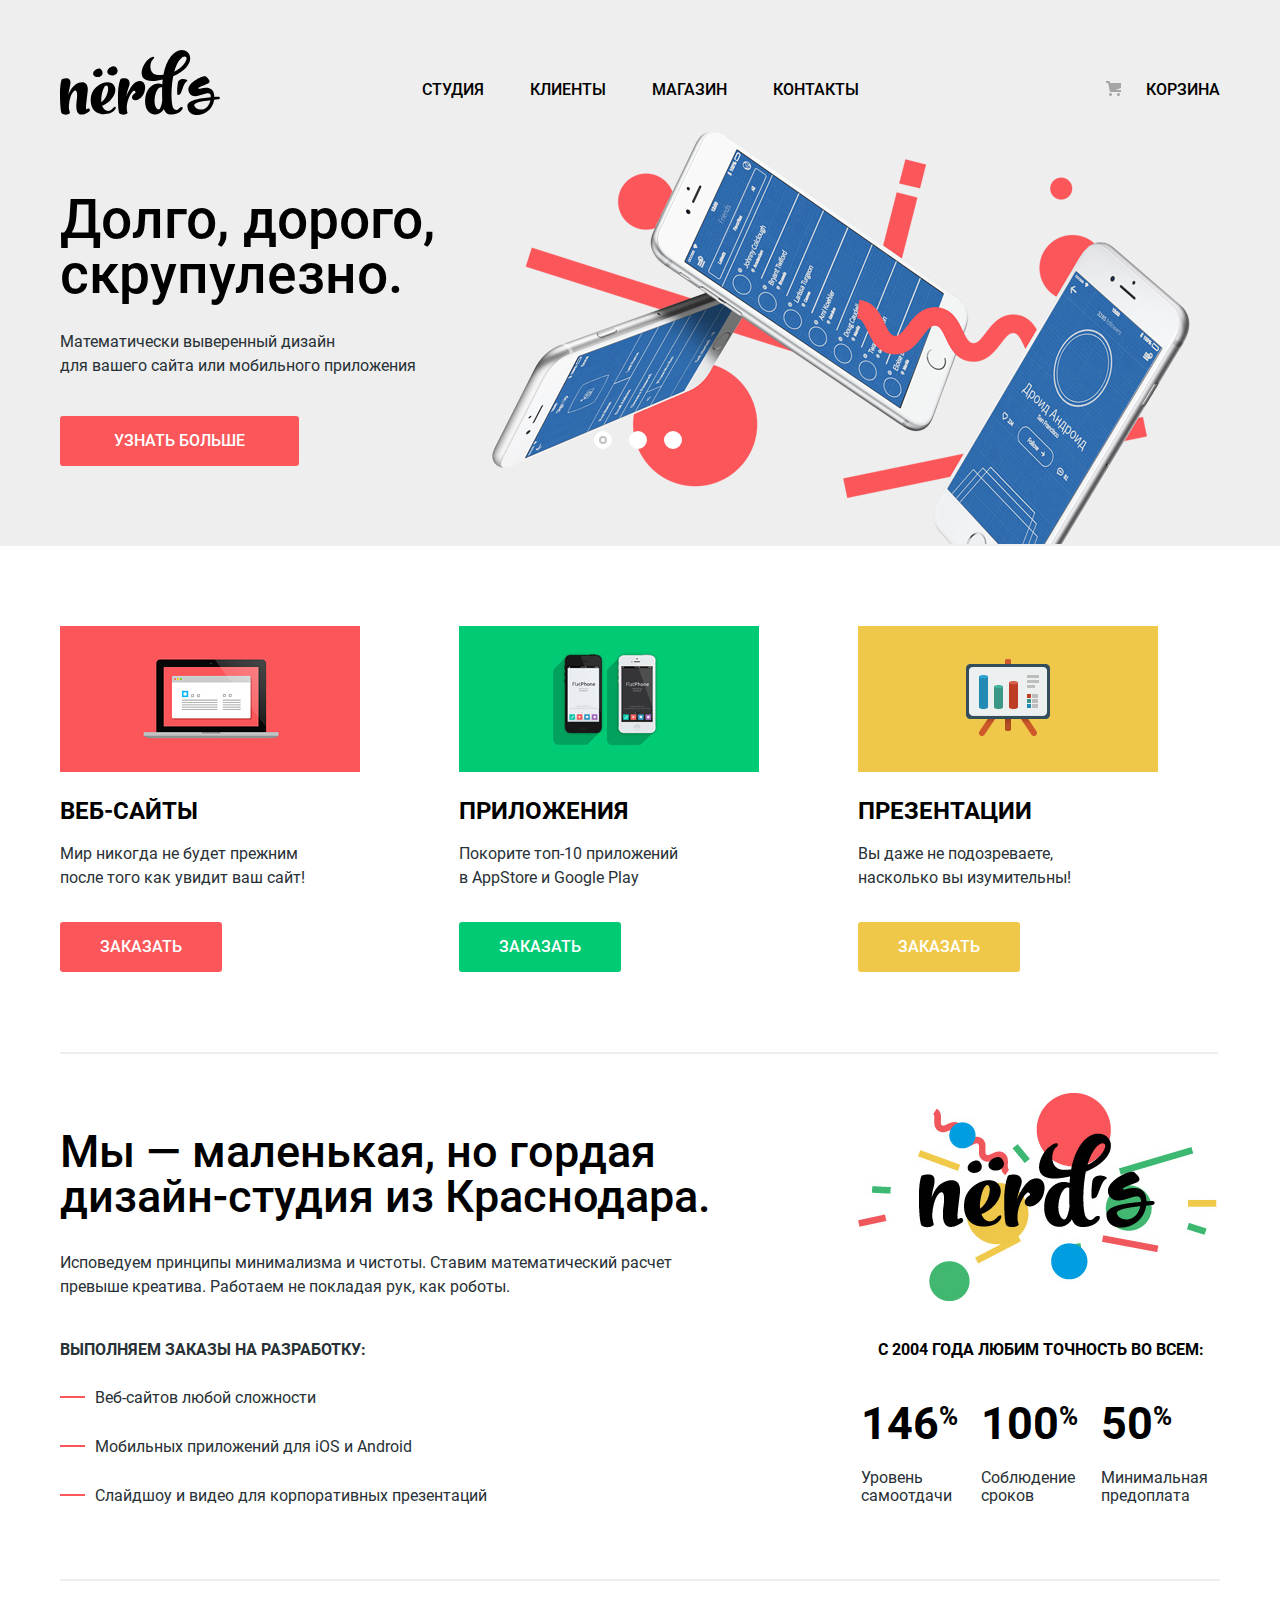
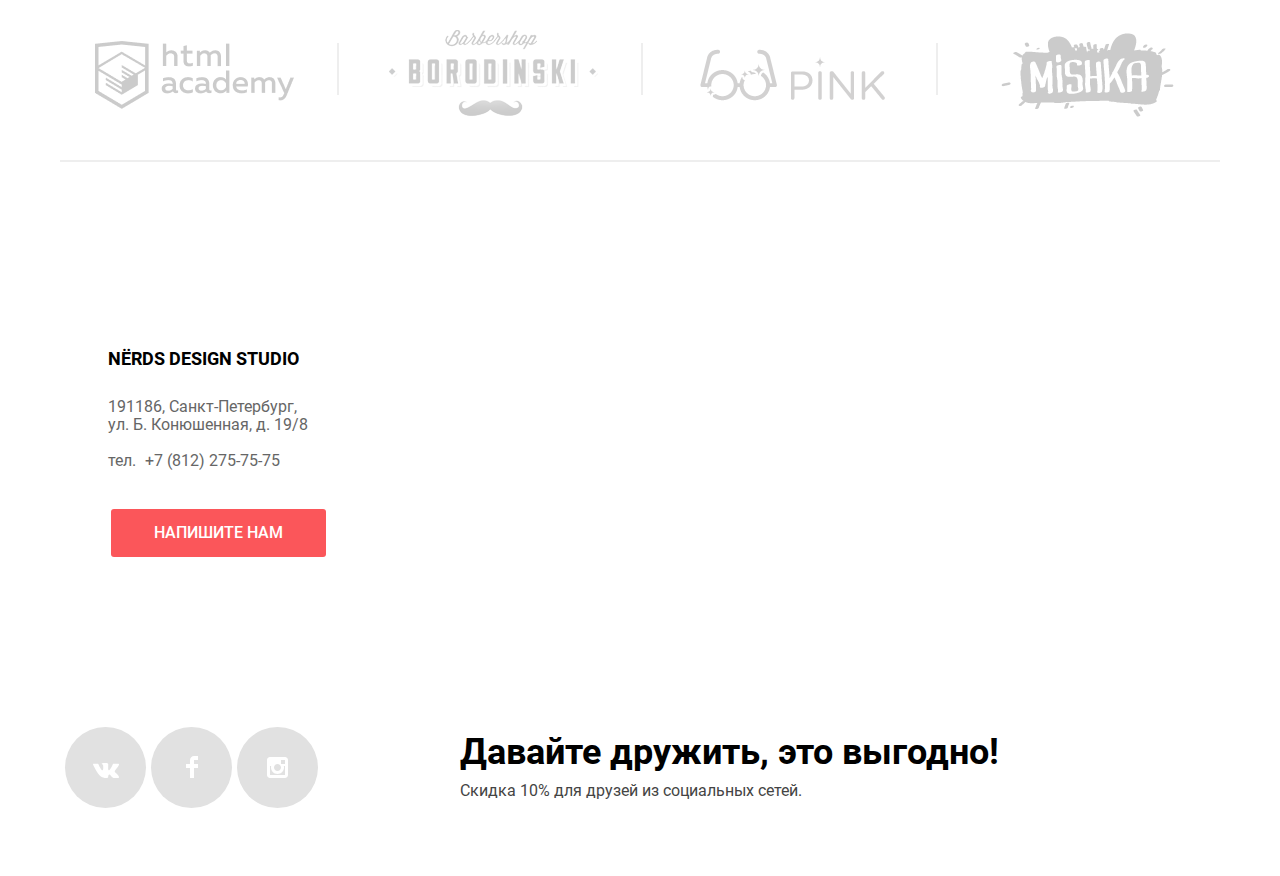
<file: index.html>
<!DOCTYPE html>
<html class="page" lang="ru">

<head>
  <meta charset="utf-8">
  <title>HTML Academy: Нёрдс</title>
  <link rel="stylesheet" href="css/normalize.css">
  <link rel="stylesheet" href="css/style.css">
</head>

<body class="page-body">
  <header class="main-header">
    <div class="main-navigation container">
      <div class="header-logo">
        <svg xmlns="http://www.w3.org/2000/svg" width="160" height="66" viewBox="0 0 160 66">
          <path fill-rule="evenodd" clip-rule="evenodd"
            d="M48.031 24.783C51.682 28.757 59.647 25.158 57.062 19.861C55.336 16.305 52.75 17.13 50.904 18.041C47.208 19.82 46.509 23.088 48.031 24.783ZM42.105 22.002C44.481 26.868 37.168 30.173 33.813 26.523C32.415 24.968 33.058 21.963 36.449 20.33C38.146 19.494 40.522 18.734 42.105 22.002ZM157.936 50.374C156.715 50.5332 155.442 50.6425 154.221 50.7474L154.179 50.751V50.807C151.764 68.171 127.991 71.038 127.4 57.406C127.131 51.239 138.993 49.456 150.798 48.318C151.007 42.9112 147.233 44.1234 142.648 45.5959C137.829 47.1437 132.115 48.979 129.19 43.717C124.171 34.692 143.822 25.779 145.918 27.615C152.271 33.1766 149.4 34.2063 144.727 35.8824L144.539 35.95C135.049 39.36 138.748 40.057 140.028 39.676C147.597 37.423 154.394 38.636 154.34 47.993C154.955 47.9419 155.557 47.9025 156.154 47.8634L156.154 47.8634C156.807 47.8207 157.452 47.7784 158.097 47.722C160.403 47.507 160.564 50.157 157.936 50.374ZM150.422 51.13C141.298 52.158 133.409 53.566 134.269 56.485C135.985 62.058 147.846 63.303 150.422 51.13ZM117.79 34.23C116.975 39.88 116.996 45.881 117.678 45.918C118.012 45.937 119.982 45.572 120.617 44.411C121.226 43.2934 121.794 41.7543 122.388 40.141L122.388 40.1409L122.388 40.1409L122.388 40.1408L122.388 40.1407L122.388 40.1406L122.388 40.1405C123.586 36.8907 124.895 33.3397 126.883 32.324C129.725 30.873 118.795 27.279 117.79 34.23ZM28.883 62.666C20.964 68.004 14.664 66.825 16.671 51.818C18.121 40.914 15.723 40.297 13.549 42.376C10.704 45.073 8.921 52.099 8.865 58.788C9.12323 60.3951 9.45828 61.9889 9.869 63.564C10.203 65.194 4.962 66.879 1.895 64.575C0.837 63.79 0 55.865 0 45.131C0 36.307 1.171 30.236 2.23 29.956C10.259 27.765 11.542 31.304 9.813 37.937C9.12537 40.5343 8.65871 43.1851 8.418 45.861C10.091 41.197 12.489 37.376 15.221 35.688C22.637 31.024 28.826 33.215 27.655 42.489C25.648 59.069 25.481 61.316 27.265 60.024C29.496 58.45 30.945 61.262 28.883 62.666ZM41.766 65.142C47.176 65.761 52.807 64.074 54.982 60.59C56.821 57.667 55.316 56.655 53.197 59.015C48.737 64.131 44.109 61.826 42.158 56.655L42.66 56.487C52.082 52.721 57.992 42.493 54.257 36.704C49.126 28.723 33.069 35.86 31.061 47.045C29.221 57.386 34.016 64.299 41.766 65.142ZM41.377 53.172C47.232 49.013 49.183 39.852 47.566 37.267C45.838 34.57 42.492 38.784 41.321 49.013C41.21 50.474 41.21 51.878 41.377 53.172ZM77.125 51.051C79.188 50.376 81.494 48.499 83.091 45.992C83.538 45.289 83.914 44.657 84.43 43.012C84.3675 43.2111 84.3915 43.1204 84.4509 42.8953C84.5588 42.4863 84.7839 41.6335 84.82 41.271C84.82 41.215 84.876 40.932 84.932 40.822C86.157 33.965 81.921 30.086 76.065 33.009C72.776 34.638 68.706 40.822 66.253 47.51C66.866 43.912 67.925 40.484 69.096 37.111C71.103 31.154 67.368 28.119 60.956 29.862C59.896 30.143 57.945 37.955 57.945 46.779C57.945 57.513 58.503 63.695 59.562 64.483C62.628 66.843 68.092 65.101 67.535 63.527C67.3189 62.9291 67.1554 62.3284 66.9926 61.7303L66.977 61.673C66.977 61.504 66.977 61.335 66.922 61.167C65.861 54.196 69.933 44.532 73.278 41.946C74.17 41.215 75.396 41.721 75.564 43.632C72.832 44.981 71.94 47.342 71.94 48.353C71.94 51.107 74.727 51.781 77.125 51.051Z" />
          <path fill-rule="evenodd" clip-rule="evenodd"
            d="M113.207 27.161C112.726 29.6539 112.354 32.1666 112.092 34.692C111.033 44.752 111.48 53.688 112.705 57.678C113.431 59.815 116.162 62.624 118.783 59.701C121.626 56.498 124.75 58.352 120.957 62.117C118.617 64.422 114.268 65.995 109.918 65.545C106.795 65.152 104.9 63.13 103.784 60.04C103.34 60.938 102.837 61.725 102.224 62.342C100.105 64.535 97.5389 65.772 94.2499 65.434C87.6129 64.704 83.7119 57.511 85.5509 47.281C87.5029 36.49 96.87 32.556 102.279 35.424C102.391 34.075 102.502 32.725 102.614 31.32C102.641 31.1795 102.655 31.039 102.669 30.8985C102.683 30.758 102.696 30.6175 102.724 30.477C101.079 30.8387 99.424 31.1575 97.7619 31.433C73.7869 35.423 82.0399 15.864 87.8939 10.75C94.53 5.017 95.2539 8.895 93.1909 10.188C89.5109 12.548 87.8939 26.093 98.4319 26.093C100.161 26.093 101.778 25.981 103.394 25.812C106.685 7.49 116.665 -1.391 124.75 1.532C133.726 4.792 132.779 19.067 113.207 27.161ZM102.279 51.554C102.055 48.012 102.055 44.022 102.112 39.918C102.112 39.6576 102.127 39.3974 102.141 39.1449C102.155 38.9068 102.168 38.6754 102.168 38.457C98.8219 36.939 95.5329 42.11 94.6949 49.249C93.7489 57.622 97.483 62.062 99.6029 60.04C101.22 58.409 102.056 53.237 102.279 51.554ZM126.365 8.389C124.581 5.747 118.058 8.951 114.267 22.721C123.802 18.167 127.593 10.299 126.365 8.389Z" />
        </svg>
      </div>
      <ul class="site-navigation">
        <li><a href="">Студия</a></li>
        <li><a href="">Клиенты</a></li>
        <li><a href="catalog.html">Магазин</a></li>
        <li><a href="">Контакты</a></li>
      </ul>
      <div class="basket">
        <a href="blank.html">Корзина</a>
      </div>
    </div>
  </header>
  <main>
    <div class="about-us">
      <div class="container">
        <h1 class="vissualy-hidden">Интернет магазин "Nerds"</h1>
        <section class="slider">
          <ul class="slider-list">
            <li class="slider-item slide slide-current">
              <div class="preview">
                <p class="loud-phrase">Долго, дорого, скрупулезно.
                </p>
                <p>Математически выверенный дизайн<br> для вашего сайта или мобильного приложения</p>
                <a class="button book" href="">узнать больше</a>
              </div>
              <div class="slider-pic">
                <img src="img/nerds-index-slide1.png" width="760" height="431" alt="слайд с телефонами">
              </div>
            </li>
            <li class="slider-item slide">
              <div class="preview">
                <p class="loud-phrase">Любим математику как никто другой.</p>
                <p>Никакого креатива, только математические формулы<br> для расчета идеальных пропорций
                </p>
                <a class="button book" href="">узнать больше</a>
              </div>
              <div class="slider-pic">
                <img src="img/nerds-index-slide2.png" width="760" height="431" alt="слайд с мониторами">
              </div>
            </li>
            <li class="slider-item slide">
              <div class="preview">
                <p class="loud-phrase">Только ночь,<br> только хардкор.</p>
                <p>Работать днем, как все? Мы против этого.<br> Ближе к полуночи работа только
                  начинается.</p>
                <a class="button book" href="">узнать больше</a>
              </div>
              <div class="slider-pic">
                <img src="img/nerds-index-slide3.png" width="760" height="431" alt="слайд с телефоном и монитором">
              </div>
            </li>
          </ul>
          <div class="slider-controls">
            <button class="current" type="button" aria-label="Первый слайд"></button>
            <button type="button" aria-label="Второй слайд"></button>
            <button type="button" aria-label="Третий слайд"></button>
          </div>
        </section>
      </div>
    </div>
    <section class="services container">
      <h2>Услуги</h2>
      <ul class="services-list">
        <li class="services-item1">
          <img src="img/illustration-1.png" width="300" height="146" alt="веб-сайт">
          <h3>веб-сайты</h3>
          <p>Мир никогда не будет прежним<br> после того как увидит ваш сайт!</p>
          <a class="red button" href="">заказать</a>
        </li>
        <li class="services-item2">
          <img src="img/illustration-2.png" width="300" height="146" alt="приложения">
          <h3>приложения</h3>
          <p>Покорите топ-10 приложений<br> в AppStore и Google Play</p>
          <a class="green button" href="">заказать</a>
        </li>
        <li class="services-item3">
          <img src="img/illustration-3.png" width="300" height="146" alt="презентация">
          <h3>презентации</h3>
          <p>Вы даже не подозреваете,<br> насколько вы изумительны!</p>
          <a class="yellow button" href="">заказать</a>
        </li>
      </ul>
    </section>
    <section class="about container">
      <h2 class="vissualy-hidden">О нас</h2>
      <div class="about-part1">
        <p class="second-loud-phrase">Мы — маленькая, но гордая<br> дизайн-студия из Краснодара.</p>
        <p>Исповедуем принципы минимализма и чистоты. Ставим математический расчет<br> превыше креатива.
          Работаем не покладая рук, как роботы.</p>
        <p class="list">Выполняем заказы на разработку:</p>
        <ul class="about-list">
          <li class="about-item">Веб-сайтов любой сложности</li>
          <li class="about-item">Мобильных приложений для iOS и Android</li>
          <li class="about-item">Слайдшоу и видео для корпоративных презентаций</li>
        </ul>
      </div>
      <div class="about-part2">
        <img class="bright-logo" src="img/nerds-illustration.png" width="360" height="208" alt="яркий логотип">
        <p class="second-list">с 2004 года Любим точность во всем:</p>
        <ul class="about-list2">
          <li class="about-item2">
            <p class="number">146<span class="percent">%</span></p>
            <p>Уровень<br> самоотдачи
            </p>
          </li>
          <li class="about-item2">
            <p class="number">100<span class="percent">%</span></p>
            <p>Соблюдение<br> сроков
            </p>
          </li>
          <li class="about-item2">
            <p class="number">50<span class="percent">%</span></p>
            <p>Минимальная<br> предоплата
            </p>
          </li>
        </ul>
      </div>
    </section>
    <section class="container">
      <div class="companies">
        <h2 class="vissualy-hidden">Наши клиенты</h2>
        <ul class="companies-logo">
          <li class="companies-item">
            <a href="https://htmlacademy.ru/intensive/htmlcss"><img src="img/logo-1.png" width="199" height="68"
                alt="лого HTML академии"></a>
          </li>
          <li class="companies-item"><a href="#"><img src="img/logo-2.png" width="209" height="90"
                alt="лого барбершоп Бородинский"></a>
          </li>
          <li class="companies-item"><a href="#"><img src="img/logo-3.png" width="185" height="52" alt="лого Пинк"></a>
          </li>
          <li class="companies-item"><a href="#"><img src="img/logo-4.png" width="173" height="84" alt="лого Мишка"></a>
          </li>
        </ul>
      </div>
    </section>
  </main>
  <footer class="main-footer">
    <!-- <img class="map" src="img/map 1.jpg" width="1440" height="416" alt="карта"> -->
    <iframe
      src="https://www.google.com/maps/embed?pb=!1m18!1m12!1m3!1d2334.354390978542!2d37.59931151576434!3d54.19150888016482!2m3!1f0!2f0!3f0!3m2!1i1024!2i768!4f13.1!3m3!1m2!1s0x41344079a425caf7%3A0x39c7983d3425c2ad!2sUlitsa%20Leyteyzena%2C%2018%2C%20Tula%2C%20Tulskaya%20oblast&#39;%2C%20300035!5e0!3m2!1sen!2sru!4v1603009249058!5m2!1sen!2sru"
      height="416" style="border:0;" allowfullscreen="" aria-hidden="false" tabindex="0"></iframe>
    <section class="contacts">
      <h2>Контактная информация</h2>
      <h3>NЁRDS DESIGN STUDIO</h3>
      <p>191186, Санкт-Петербург,<br> ул. Б. Конюшенная, д. 19/8<br><br> тел.
        <a class="contacts-phone" href="tel:+78122757575">+7 (812) 275-75-75</a>
      </p>
      <a class="button write-us" href="">напишите нам</a>
    </section>
    <section class="footer-social container">
      <div class="footer-content">
        <ul class="social-list">
          <li>
            <a href="#"><svg xmlns="http://www.w3.org/2000/svg" width="26" height="15" viewBox="0 0 26 15" fill="white">
                <path
                  d="M16.138 11.51C17.094 11.201 18.318 13.55 19.621 14.449C20.599 15.13 21.348 14.983 21.348 14.983L24.821 14.933C24.821 14.933 26.636 14.821 25.778 13.379C25.707 13.259 25.275 12.31 23.193 10.357C21.016 8.31404 21.311 8.64504 23.932 5.11304C25.529 2.96004 26.168 1.64504 25.968 1.08504C25.776 0.546037 24.603 0.686037 24.603 0.686037L20.69 0.713037C20.309 0.714037 19.986 0.832037 19.839 1.22804C19.836 1.23204 19.218 2.89404 18.394 4.30704C16.653 7.29604 15.958 7.45504 15.67 7.26804C15.009 6.83504 15.176 5.53104 15.176 4.60404C15.176 1.70704 15.608 0.499037 14.33 0.187037C13.903 0.0830374 13.591 0.0150374 12.502 0.00503741C11.11 -0.0159626 9.92797 0.00503743 9.25797 0.334037C8.81297 0.557037 8.47197 1.04604 8.67897 1.07404C8.93897 1.10904 9.52197 1.23404 9.83397 1.66004C10.235 2.21204 10.223 3.44904 10.223 3.44904C10.223 3.44904 10.452 6.86004 9.68297 7.28304C9.15497 7.57304 8.43297 6.98104 6.87997 4.26704C6.08697 2.87904 5.48797 1.34504 5.48797 1.34504C5.48797 1.34504 5.37197 1.06004 5.16197 0.904037C4.91197 0.719037 4.56197 0.660037 4.56197 0.660037L0.84797 0.684037C0.84797 0.684037 0.28997 0.700037 0.0849697 0.946037C-0.0970303 1.16404 0.0699697 1.61404 0.0699697 1.61404C0.0699697 1.61404 2.97897 8.49504 6.27297 11.961C9.29297 15.143 12.725 14.932 12.725 14.932H14.28C14.28 14.932 14.749 14.878 14.989 14.62C15.213 14.38 15.203 13.929 15.203 13.929C15.203 13.929 15.172 11.82 16.138 11.51Z" />
              </svg></a>
          </li>
          <li>
            <a href="#"><svg xmlns="http://www.w3.org/2000/svg" width="12" height="22" viewBox="0 0 12 22" fill="white">
                <path d="M12 4V0H8C5.79086 0 4 1.79086 4 4V8H0V12H4V22H8V12H12V8H8V4H12Z" />
              </svg></a>
          </li>
          <li>
            <a href="#"><svg xmlns="http://www.w3.org/2000/svg" width="21" height="21" viewBox="0 0 21 21" fill="white">
                <path fill-rule="evenodd" clip-rule="evenodd"
                  d="M3 0H18C19.65 0 21 1.35 21 3V18C21 19.65 19.65 21 18 21H3C1.35 21 0 19.65 0 18V3C0 1.35 1.35 0 3 0ZM14 10.5C14 8.57 12.43 7 10.5 7C8.57 7 7 8.57 7 10.5C7 12.43 8.57 14 10.5 14C12.43 14 14 12.43 14 10.5ZM3 18V9H4.181C4.0626 9.49127 4.00186 9.99467 4 10.5C4 14.0899 6.91015 17 10.5 17C14.0899 17 17 14.0899 17 10.5C16.9986 9.99464 16.9379 9.49118 16.819 9H18V18H3ZM14 7H18V3H14V7Z" />
              </svg></a>
          </li>
        </ul>
        <div class="bottom-footer">
          <p class="first-p">Давайте дружить, это выгодно!</p>
          <p class="second-p">Скидка 10% для друзей из социальных сетей.</p>
        </div>
      </div>
    </section>
  </footer>
  <section class="modal vissualy-hidden">
    <h2>Напишите нам</h2>
    <form action="https://echo.htmlacademy.ru" method="post">
      <div class="modal-wrapper">
        <p class="send-name">
          <label for="send-name">Ваше имя:</label>
          <input id="send-name" type="text" name="send-name" value="Имя Фамилия">
        </p>
        <p class="send-email">
          <label for="send-email">Ваше email:</label>
          <input id="send-email" type="text" name="send-email" value="email@example.com">
        </p>
      </div>
      <p class="send-text">
        <label for="send-text">Текст письма:</label>
        <input id="send-text" type="text" name="send-text" value="В свободной форме">
      </p>
      <button type="submit" class="button send-form-button">Отправить</button>
    </form>
    <button class="modal-close" type="button" aria-label="Закрыть"></button>
  </section>
</body>

</html>
</file>
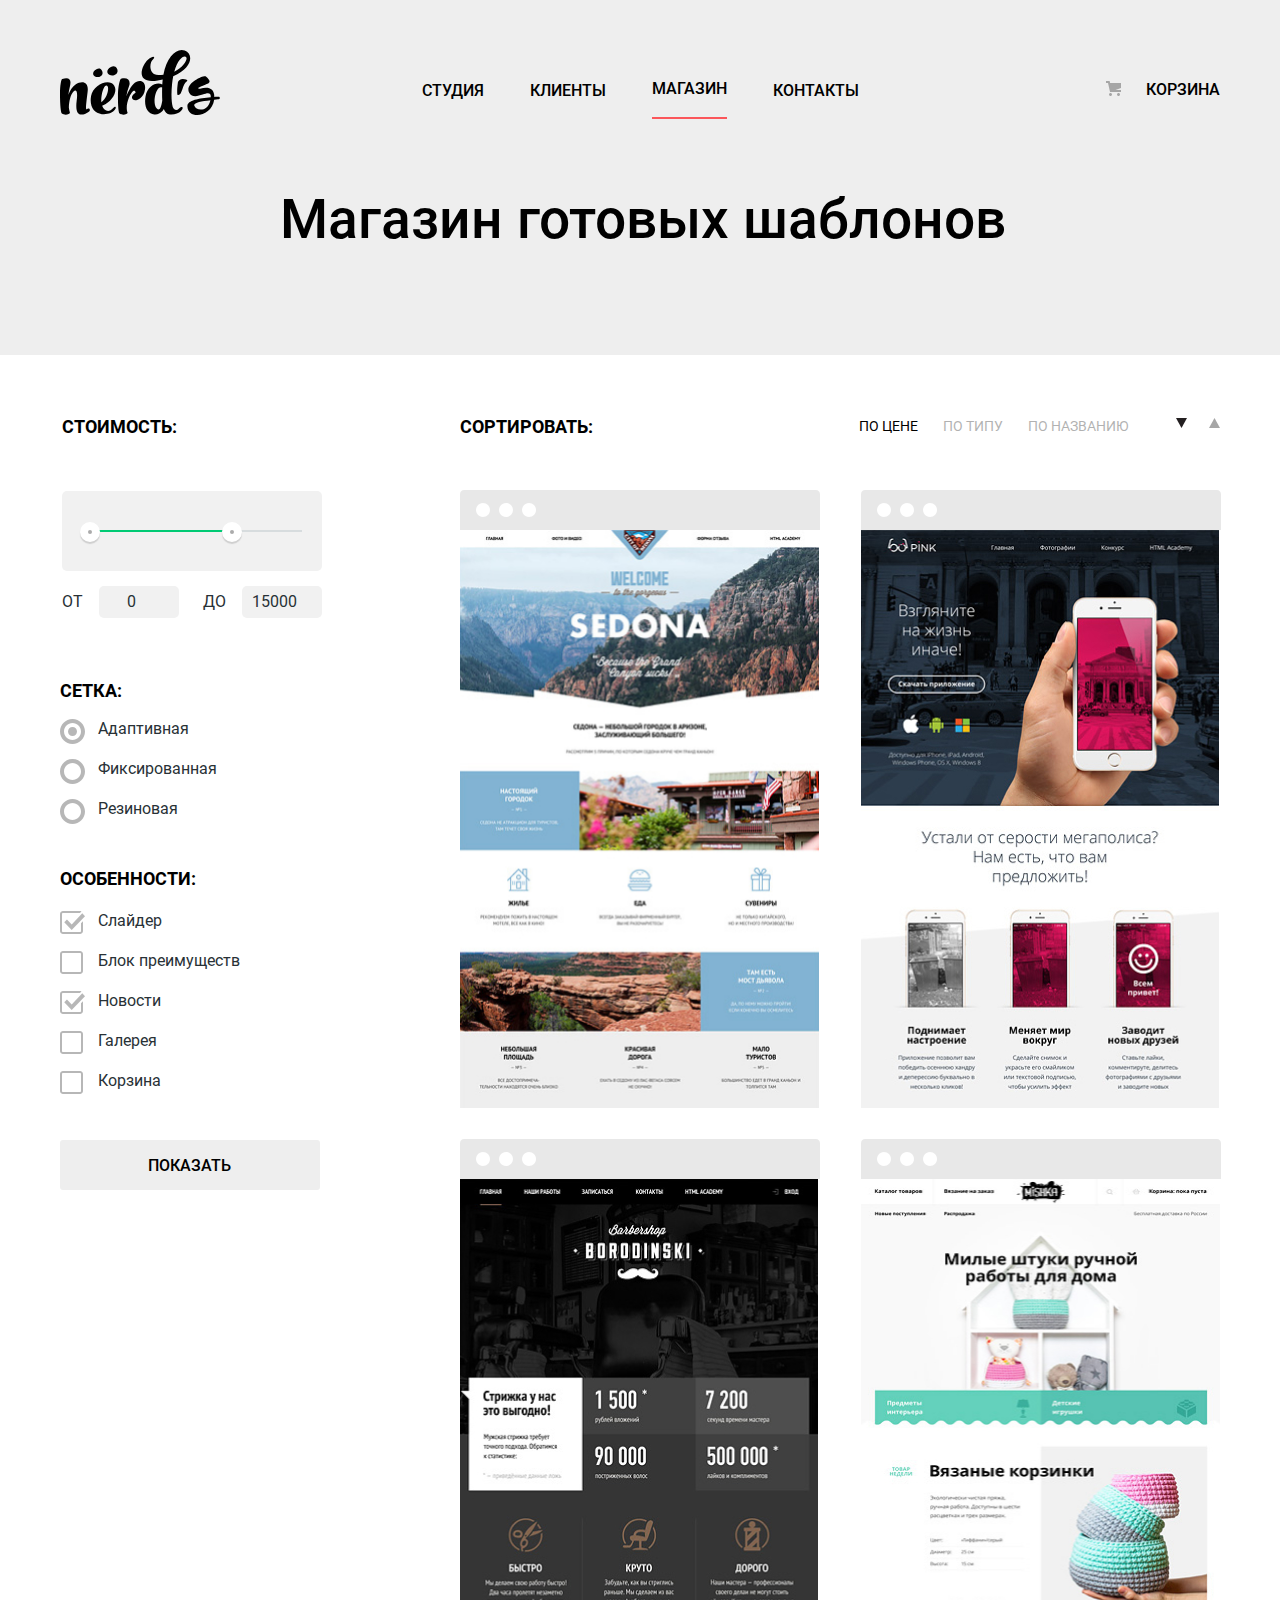
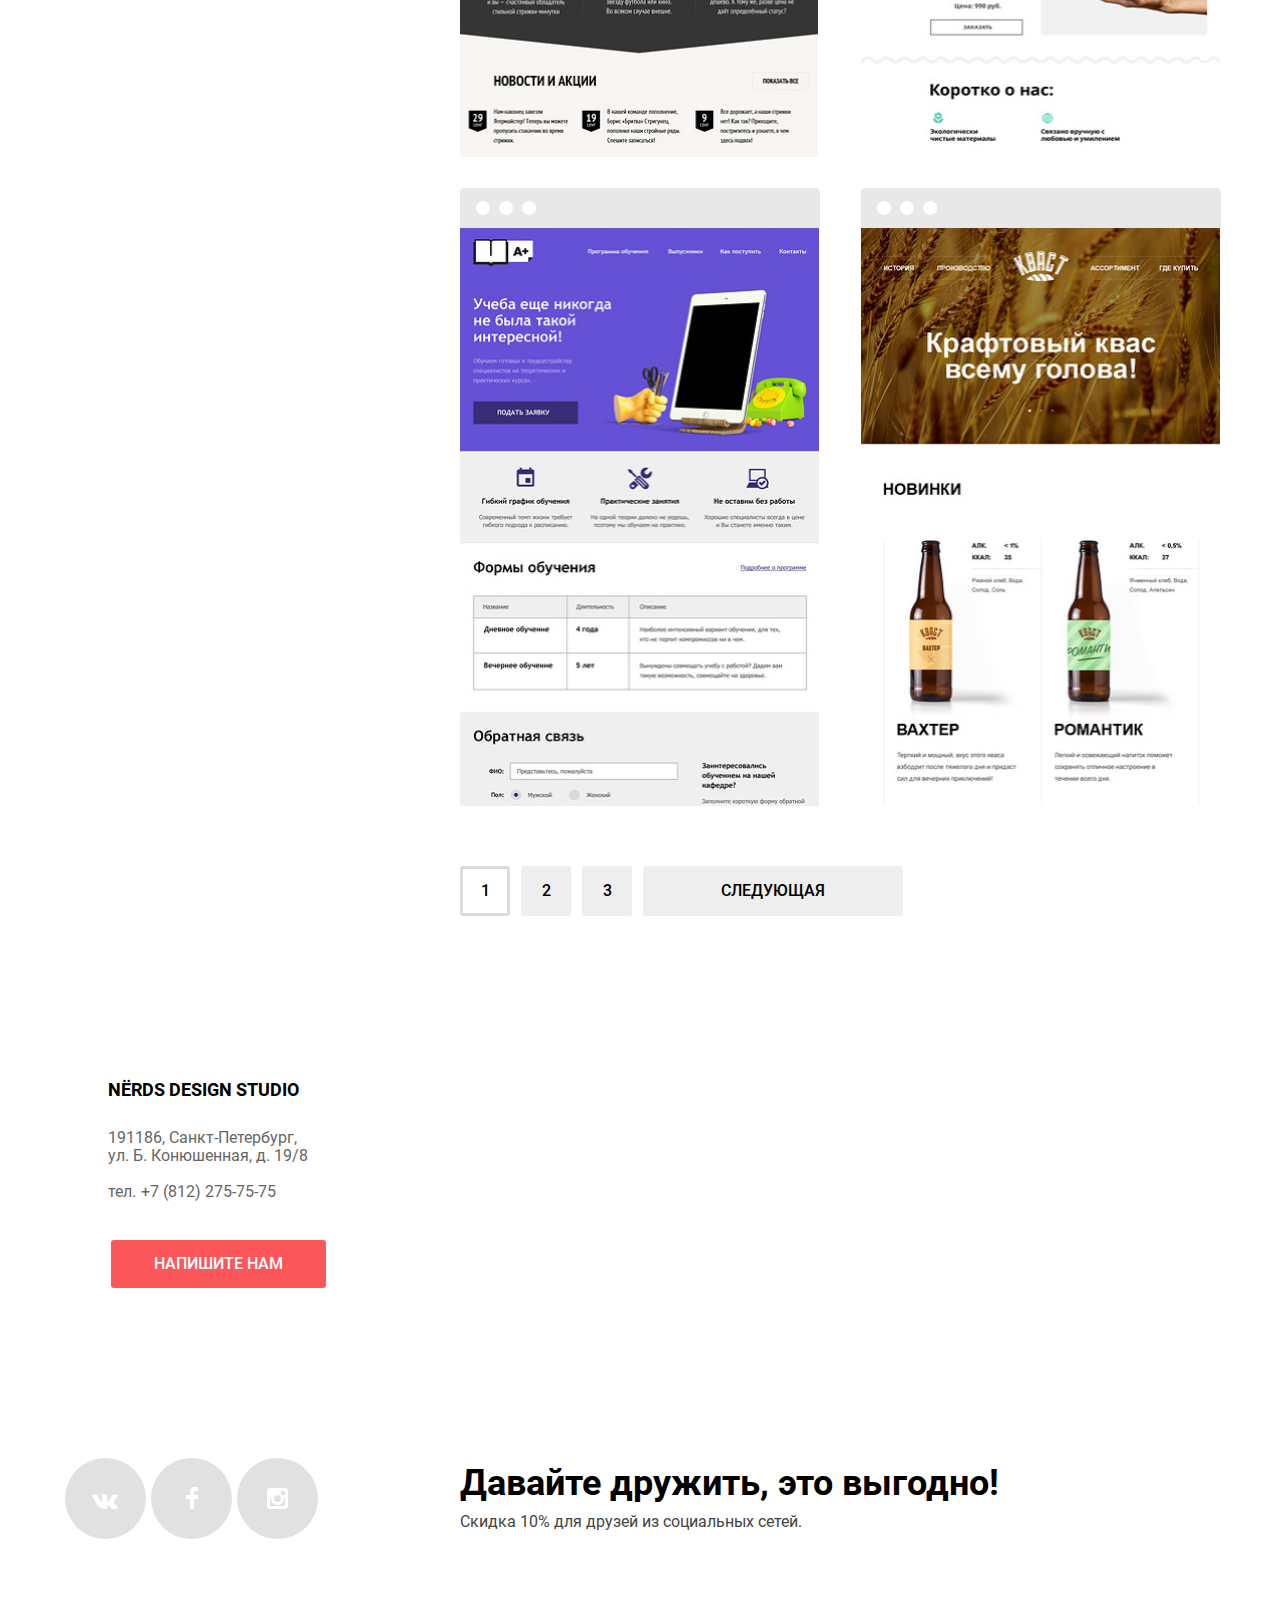
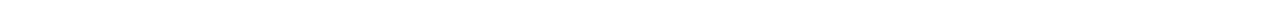
<file: catalog.html>
<!DOCTYPE html>
<html lang="ru">

<head>
	<meta charset="utf-8">
	<title>HTML Academy: Нёрдс</title>
	<link rel="stylesheet" href="css/normalize.css">
	<link rel="stylesheet" href="css/style.css">
</head>

<body class="page-body">
	<header class="main-header">
		<div class="main-navigation container">
			<div class="header-logo">
				<a href="index.html">
					<svg xmlns="http://www.w3.org/2000/svg" width="160" height="66" viewBox="0 0 160 66">
						<path fill-rule="evenodd" clip-rule="evenodd"
							d="M48.031 24.783C51.682 28.757 59.647 25.158 57.062 19.861C55.336 16.305 52.75 17.13 50.904 18.041C47.208 19.82 46.509 23.088 48.031 24.783ZM42.105 22.002C44.481 26.868 37.168 30.173 33.813 26.523C32.415 24.968 33.058 21.963 36.449 20.33C38.146 19.494 40.522 18.734 42.105 22.002ZM157.936 50.374C156.715 50.5332 155.442 50.6425 154.221 50.7474L154.179 50.751V50.807C151.764 68.171 127.991 71.038 127.4 57.406C127.131 51.239 138.993 49.456 150.798 48.318C151.007 42.9112 147.233 44.1234 142.648 45.5959C137.829 47.1437 132.115 48.979 129.19 43.717C124.171 34.692 143.822 25.779 145.918 27.615C152.271 33.1766 149.4 34.2063 144.727 35.8824L144.539 35.95C135.049 39.36 138.748 40.057 140.028 39.676C147.597 37.423 154.394 38.636 154.34 47.993C154.955 47.9419 155.557 47.9025 156.154 47.8634L156.154 47.8634C156.807 47.8207 157.452 47.7784 158.097 47.722C160.403 47.507 160.564 50.157 157.936 50.374ZM150.422 51.13C141.298 52.158 133.409 53.566 134.269 56.485C135.985 62.058 147.846 63.303 150.422 51.13ZM117.79 34.23C116.975 39.88 116.996 45.881 117.678 45.918C118.012 45.937 119.982 45.572 120.617 44.411C121.226 43.2934 121.794 41.7543 122.388 40.141L122.388 40.1409L122.388 40.1409L122.388 40.1408L122.388 40.1407L122.388 40.1406L122.388 40.1405C123.586 36.8907 124.895 33.3397 126.883 32.324C129.725 30.873 118.795 27.279 117.79 34.23ZM28.883 62.666C20.964 68.004 14.664 66.825 16.671 51.818C18.121 40.914 15.723 40.297 13.549 42.376C10.704 45.073 8.921 52.099 8.865 58.788C9.12323 60.3951 9.45828 61.9889 9.869 63.564C10.203 65.194 4.962 66.879 1.895 64.575C0.837 63.79 0 55.865 0 45.131C0 36.307 1.171 30.236 2.23 29.956C10.259 27.765 11.542 31.304 9.813 37.937C9.12537 40.5343 8.65871 43.1851 8.418 45.861C10.091 41.197 12.489 37.376 15.221 35.688C22.637 31.024 28.826 33.215 27.655 42.489C25.648 59.069 25.481 61.316 27.265 60.024C29.496 58.45 30.945 61.262 28.883 62.666ZM41.766 65.142C47.176 65.761 52.807 64.074 54.982 60.59C56.821 57.667 55.316 56.655 53.197 59.015C48.737 64.131 44.109 61.826 42.158 56.655L42.66 56.487C52.082 52.721 57.992 42.493 54.257 36.704C49.126 28.723 33.069 35.86 31.061 47.045C29.221 57.386 34.016 64.299 41.766 65.142ZM41.377 53.172C47.232 49.013 49.183 39.852 47.566 37.267C45.838 34.57 42.492 38.784 41.321 49.013C41.21 50.474 41.21 51.878 41.377 53.172ZM77.125 51.051C79.188 50.376 81.494 48.499 83.091 45.992C83.538 45.289 83.914 44.657 84.43 43.012C84.3675 43.2111 84.3915 43.1204 84.4509 42.8953C84.5588 42.4863 84.7839 41.6335 84.82 41.271C84.82 41.215 84.876 40.932 84.932 40.822C86.157 33.965 81.921 30.086 76.065 33.009C72.776 34.638 68.706 40.822 66.253 47.51C66.866 43.912 67.925 40.484 69.096 37.111C71.103 31.154 67.368 28.119 60.956 29.862C59.896 30.143 57.945 37.955 57.945 46.779C57.945 57.513 58.503 63.695 59.562 64.483C62.628 66.843 68.092 65.101 67.535 63.527C67.3189 62.9291 67.1554 62.3284 66.9926 61.7303L66.977 61.673C66.977 61.504 66.977 61.335 66.922 61.167C65.861 54.196 69.933 44.532 73.278 41.946C74.17 41.215 75.396 41.721 75.564 43.632C72.832 44.981 71.94 47.342 71.94 48.353C71.94 51.107 74.727 51.781 77.125 51.051Z" />
						<path fill-rule="evenodd" clip-rule="evenodd"
							d="M113.207 27.161C112.726 29.6539 112.354 32.1666 112.092 34.692C111.033 44.752 111.48 53.688 112.705 57.678C113.431 59.815 116.162 62.624 118.783 59.701C121.626 56.498 124.75 58.352 120.957 62.117C118.617 64.422 114.268 65.995 109.918 65.545C106.795 65.152 104.9 63.13 103.784 60.04C103.34 60.938 102.837 61.725 102.224 62.342C100.105 64.535 97.5389 65.772 94.2499 65.434C87.6129 64.704 83.7119 57.511 85.5509 47.281C87.5029 36.49 96.87 32.556 102.279 35.424C102.391 34.075 102.502 32.725 102.614 31.32C102.641 31.1795 102.655 31.039 102.669 30.8985C102.683 30.758 102.696 30.6175 102.724 30.477C101.079 30.8387 99.424 31.1575 97.7619 31.433C73.7869 35.423 82.0399 15.864 87.8939 10.75C94.53 5.017 95.2539 8.895 93.1909 10.188C89.5109 12.548 87.8939 26.093 98.4319 26.093C100.161 26.093 101.778 25.981 103.394 25.812C106.685 7.49 116.665 -1.391 124.75 1.532C133.726 4.792 132.779 19.067 113.207 27.161ZM102.279 51.554C102.055 48.012 102.055 44.022 102.112 39.918C102.112 39.6576 102.127 39.3974 102.141 39.1449C102.155 38.9068 102.168 38.6754 102.168 38.457C98.8219 36.939 95.5329 42.11 94.6949 49.249C93.7489 57.622 97.483 62.062 99.6029 60.04C101.22 58.409 102.056 53.237 102.279 51.554ZM126.365 8.389C124.581 5.747 118.058 8.951 114.267 22.721C123.802 18.167 127.593 10.299 126.365 8.389Z" />
					</svg>
				</a>
			</div>
			<ul class="site-navigation">
				<li><a href="">Студия</a></li>
				<li><a href="">Клиенты</a></li>
				<li><a class="active" href="catalog.html">Магазин</a></li>
				<li><a href="">Контакты</a></li>
			</ul>
			<div class="basket">
				<a href="blank.html">Корзина</a>
			</div>
		</div>
		<h1 class="content-catalog">Магазин готовых шаблонов</h1>
	</header>
	<main class="container-catalog container">
		<div class="catalog-filter">
			<form method="get" action="https://echo.htmlacademy.ru">
				<fieldset class="filter-item">
					<legend>Стоимость:</legend>
					<div class="range-filter">
						<div class="range-controls">
							<div class="scale">
								<div class="bar"></div>
							</div>
							<div class="toggle toggle-min"></div>
							<div class="toggle toggle-max"></div>
						</div>
						<div class="price-controls">
							<label class="min-price">
								от <input type="number" name="min-price" value="0">
							</label>
							<label class="max-price">
								до <input type="number" name="max-price" value="15000">
							</label>
						</div>
					</div>
				</fieldset>
				<div class="aside-check">
					<p class="grid">сетка:</p>
					<ul class="wrapper radio">
						<li><label class="check option">
								<input class="check__input" type="radio" name="answer" value="adaptive" checked>
								<span class="radio__box"></span>
								Адаптивная</label></li>
						<li><label class="check option">
								<input class="check__input" type="radio" name="answer" value="fixed">
								<span class="radio__box"></span>
								Фиксированная</label></li>
						<li><label class="check option">
								<input class="check__input" type="radio" name="answer" value="rubber">
								<span class="radio__box"></span>
								Резиновая</label></li>
					</ul>
					<p class="features">особенности:</p>
					<ul class="wrapper checkbox">
						<li><label class="check option">
								<input class="check__input" type="checkbox" name="feature selection" value="slider" checked>
								<span class="check__box"></span>
								Слайдер</label></li>
						<li><label class="check option">
								<input class="check__input" type="checkbox" name="feature selection" value="advantages block">
								<span class="check__box"></span>
								Блок преимуществ</label></li>
						<li><label class="check option">
								<input class="check__input" type="checkbox" name="feature selection" value="news" checked>
								<span class="check__box"></span>
								Новости</label></li>
						<li><label class="check option">
								<input class="check__input" type="checkbox" name="feature selection" value="galery">
								<span class="check__box"></span>
								Галерея</label></li>
						<li><label class="check option">
								<input class="check__input" type="checkbox" name="feature selection" value="basket">
								<span class="check__box"></span>
								Корзина</label></li>
					</ul>
					<button type="submit" class="button show-us">показать</button>
				</div>
			</form>
		</div>
		<div class="catalog-wrapper">
			<div class="catalog-sorting">
				<p class="sort">сортировать:</p>
				<ul class="sort-wrapper">
					<li><a href="">по цене</a></li>
					<li><a href="">по типу</a></li>
					<li><a href="">по названию</a></li>
				</ul>
				<div class="sorting-updown">
					<a class="sorting-down" href=""><svg xmlns="http://www.w3.org/2000/svg" width="11" height="10"
							viewBox="0 0 11 10">
							<path d="M5.5 10L0 0H11" fill="#231F20" />
						</svg></a>
					<a class="sorting-up" href=""><svg xmlns="http://www.w3.org/2000/svg" width="11" height="10"
							viewBox="0 0 11 10">
							<path d="M5.5 0L0 10H11L5.5 0Z" fill="#A6A6A6" />
						</svg></a>
				</div>
			</div>
			<div class="catalog-list">
				<ul class="image-stand">
					<li>
						<img src="img/img-sedona.jpg" width="359" height="578" alt="шаблон Седона">
						<div class="description">
							<a class="brand-name" href="">sedona</a>
							<p class="inf-site">Информационный сайт<br>для туристов</p>
							<a class="money button" href="">9900 <span>&#8381;</span></a>
						</div>
					</li>
					<li>
						<img src="img/img-pink.jpg" width="358" height="578" alt="шаблон пинк">
						<div class="description">
							<a class="brand-name" href="">pink app</a>
							<p class="inf-site">Продуктовый лендинг<br>приложения для iOS и Android</p>
							<a class="money button" href="">9900 <span>&#8381;</span></a>
						</div>
					</li>
					<li>
						<img src="img/img-barbershop.jpg" width="358" height="578" alt="шаблон барбершопа">
						<div class="description">
							<a class="brand-name" href="">barbershop</a>
							<p class="inf-site">Сайт салона красоты.<br>Для мужчин, да.</p>
							<a class="money button" href="">9900 <span>&#8381;</span></a>
						</div>
					</li>
					<li>
						<img src="img/img-mishka.jpg" width="359" height="578" alt="шаблон мишка">
						<div class="description">
							<a class="brand-name" href="">mishka</a>
							<p class="inf-site">Интернет-магазин <br>вязаных игрушек</p>
							<a class="money button" href="">9900 <span>&#8381;</span></a>
						</div>
					</li>
					<li>
						<img src="img/img-aplus.jpg" width="359" height="578" alt="шаблон аплус">
						<div class="description">
							<a class="brand-name" href="">a plus</a>
							<p class="inf-site">Лендинг курсов повышения<br>квалификации</p>
							<a class="money button" href="">9900 <span>&#8381;</span></a>
						</div>
					</li>
					<li>
						<img src="img/img-kvast.jpg" width="359" height="578" alt="шаблон кваст">
						<div class="description">
							<a class="brand-name" href="">кваст</a>
							<p class="inf-site">Промо-сайт производителя<br>крафтового кваса</p>
							<a class="money button" href="">9900 <span>&#8381;</span></a>
						</div>
					</li>
				</ul>
			</div>
			<div class="pagination">
				<a class="pagination-button first" href="">1</a>
				<a class="pagination-button" href="">2</a>
				<a class="pagination-button" href="">3</a>
				<a class="pagination-button next" href="">следующая</a>
			</div>
		</div>
	</main>
	<footer class="main-footer catalog">
		<!-- <img class="map" src="img/map 1.jpg" width="1440" height="416" alt="карта"> -->
		<iframe
			src="https://www.google.com/maps/embed?pb=!1m18!1m12!1m3!1d2334.354390978542!2d37.59931151576434!3d54.19150888016482!2m3!1f0!2f0!3f0!3m2!1i1024!2i768!4f13.1!3m3!1m2!1s0x41344079a425caf7%3A0x39c7983d3425c2ad!2sUlitsa%20Leyteyzena%2C%2018%2C%20Tula%2C%20Tulskaya%20oblast&#39;%2C%20300035!5e0!3m2!1sen!2sru!4v1603009249058!5m2!1sen!2sru"
			height="416" style="border:0;" allowfullscreen="" aria-hidden="false" tabindex="0"></iframe>
		<section class="contacts">
			<h2>Контактная информация</h2>
			<h3>NЁRDS DESIGN STUDIO</h3>
			<p>191186, Санкт-Петербург,<br>
				ул. Б. Конюшенная, д. 19/8<br><br>
				тел.<a class="contacts-phone" href="tel:+78122757575">+7 (812) 275-75-75</a>
			</p>
			<a class="button write-us" href="">напишите нам</a>
		</section>
		<section class="footer-social container">
			<div class="footer-content">
				<ul class="social-list">
					<li>
						<a href="#"><svg xmlns="http://www.w3.org/2000/svg" width="27" height="15" viewBox="0 0 27 15" fill="white">
								<path
									d="M16.138 11.51C17.094 11.201 18.318 13.55 19.621 14.449C20.599 15.13 21.348 14.983 21.348 14.983L24.821 14.933C24.821 14.933 26.636 14.821 25.778 13.379C25.707 13.259 25.275 12.31 23.193 10.357C21.016 8.31404 21.311 8.64504 23.932 5.11304C25.529 2.96004 26.168 1.64504 25.968 1.08504C25.776 0.546037 24.603 0.686037 24.603 0.686037L20.69 0.713037C20.309 0.714037 19.986 0.832037 19.839 1.22804C19.836 1.23204 19.218 2.89404 18.394 4.30704C16.653 7.29604 15.958 7.45504 15.67 7.26804C15.009 6.83504 15.176 5.53104 15.176 4.60404C15.176 1.70704 15.608 0.499037 14.33 0.187037C13.903 0.0830374 13.591 0.0150374 12.502 0.00503741C11.11 -0.0159626 9.92797 0.00503743 9.25797 0.334037C8.81297 0.557037 8.47197 1.04604 8.67897 1.07404C8.93897 1.10904 9.52197 1.23404 9.83397 1.66004C10.235 2.21204 10.223 3.44904 10.223 3.44904C10.223 3.44904 10.452 6.86004 9.68297 7.28304C9.15497 7.57304 8.43297 6.98104 6.87997 4.26704C6.08697 2.87904 5.48797 1.34504 5.48797 1.34504C5.48797 1.34504 5.37197 1.06004 5.16197 0.904037C4.91197 0.719037 4.56197 0.660037 4.56197 0.660037L0.84797 0.684037C0.84797 0.684037 0.28997 0.700037 0.0849697 0.946037C-0.0970303 1.16404 0.0699697 1.61404 0.0699697 1.61404C0.0699697 1.61404 2.97897 8.49504 6.27297 11.961C9.29297 15.143 12.725 14.932 12.725 14.932H14.28C14.28 14.932 14.749 14.878 14.989 14.62C15.213 14.38 15.203 13.929 15.203 13.929C15.203 13.929 15.172 11.82 16.138 11.51Z" />
							</svg></a>
					</li>
					<li>
						<a href="#"><svg xmlns="http://www.w3.org/2000/svg" width="12" height="22" viewBox="0 0 12 22" fill="white">
								<path d="M12 4V0H8C5.79086 0 4 1.79086 4 4V8H0V12H4V22H8V12H12V8H8V4H12Z" />
							</svg></a>
					</li>
					<li>
						<a href="#"><svg xmlns="http://www.w3.org/2000/svg" width="21" height="21" viewBox="0 0 21 21" fill="white">
								<path fill-rule="evenodd" clip-rule="evenodd"
									d="M3 0H18C19.65 0 21 1.35 21 3V18C21 19.65 19.65 21 18 21H3C1.35 21 0 19.65 0 18V3C0 1.35 1.35 0 3 0ZM14 10.5C14 8.57 12.43 7 10.5 7C8.57 7 7 8.57 7 10.5C7 12.43 8.57 14 10.5 14C12.43 14 14 12.43 14 10.5ZM3 18V9H4.181C4.0626 9.49127 4.00186 9.99467 4 10.5C4 14.0899 6.91015 17 10.5 17C14.0899 17 17 14.0899 17 10.5C16.9986 9.99464 16.9379 9.49118 16.819 9H18V18H3ZM14 7H18V3H14V7Z" />
							</svg></a>
					</li>
				</ul>
				<div class="bottom-footer">
					<p class="first-p">Давайте дружить, это выгодно!</p>
					<p class="second-p">Скидка 10% для друзей из социальных сетей.</p>
				</div>
			</div>
		</section>
	</footer>
</body>

</html>
</file>
<file: css/style.css>
/* Roboto-regular */

@font-face {
  font-family: "Roboto";
  font-style: normal;
  font-weight: 400;
  src: url("../fonts/roboto.woff2") format("woff2"), url("../fonts/roboto.woff") format("woff");
}

/* Roboto-medium */

@font-face {
  font-family: "Roboto";
  font-style: normal;
  font-weight: 500;
  src: url("../fonts/robotomedium.woff2") format("woff2"), url("../fonts/robotomedium.woff") format("woff");
}

/* Roboto-bold */

@font-face {
  font-family: "Roboto";
  font-style: normal;
  font-weight: 700;
  src: url("../fonts/robotobold.woff2") format("woff2"), url("../fonts/robotobold.woff") format("woff");
}

:root {
  --basic-black: #000000;
  --basic-white: #ffffff;
  --light-grey: #EEEEEE;
  --light-red: #FB565A;
  --red: #E74246;
  --extra-red: #D7373B;
  --light-green: #00CA74;
  --green: #00BC6C;
  --extra-green: #00AA62;
  --light-yellow: #EFC84A;
  --yellow: #EAB534;
  --extra-yellow: #E5A722;
  --font-green: #01A25E;
  --font-color: #283136;
  --font-color-dark: #321F20;
  --font-color-extra: #666666;
  --basket-color: #A6A6A6;
  --extra-grey: #e1e1e1;
  --btn-color: #DFDFDF;
  --btn-extra-color: #D5D5D5;
  --nav-color: #4D4D4D;
  --bottom-font-grey: #444444;
  --triangle-black: #321F20;
}

/* Global */

body {
  min-width: 1200px;
  font-family: "Roboto", "Arial", sans-serif;
  font-style: normal;
  font-size: 16px;
  font-weight: 400;
  line-height: 24px;
  color: var(--font-color);
  background-color: var(--basic-white);
}

*, *::after, *::before {
  box-sizing: border-box;
}

a {
  text-decoration: none;
  color: #000000;
}

/* Grid */

.page {
  height: 100%;
}

.page-body {
  min-height: 100%;
}

/* Container */

.container {
  width: 1180px;
  margin: 0 auto;
  padding: 0 10px;
}

/* Main */

.main-header {
  background-color: var(--light-grey);
}

/* Navigation*/

.main-navigation {
  display: flex;
  justify-content: space-between;
  align-items: center;
}

.header-logo {
  margin-top: 49px;
}

.header-logo:active {
  fill: #A6A6A6;
}

.site-navigation {
  color: var(--basic-black);
  font-weight: 500;
  line-height: 30px;
  list-style-type: none;
  text-transform: uppercase;
  display: flex;
  align-items: flex-end;
  margin-right: 125px;
  margin-top: 71px;
}

.site-navigation a:link {
  color: var(--basic-black);
}

.main-navigation a:hover {
  color: var(--light-red);
}

.main-navigation a:active {
  opacity: 0.3;
}

.site-navigation a {
  display: block;
  margin: 0 23px;
  padding-bottom: 13px;
}

.active {
  border-bottom: 2px solid #FB565A;
}

/*Login Link */

.basket {
  color: var(--basic-black);
  font-weight: 500;
  line-height: 30px;
  text-transform: uppercase;
  margin-top: 71px;
  padding-bottom: 13px;
  position: relative;
}

.basket a::before {
  content: "";
  position: absolute;
  left: -40px;
  top: 6px;
  width: 15px;
  height: 15px;
  background-image: url("../img/cart-icon.svg");
  background-repeat: no-repeat;
  background-position: 0 0;
}

.about-us {
  display: flex;
  justify-content: space-between;
  background-color: var(--light-grey);
}

.vissualy-hidden {
  position: absolute;
  width: 1px;
  height: 1px;
  margin: -1px;
  padding: 0;
  overflow: hidden;
  border: 0;
  clip: rect(0 0 0 0)
}

.preview {
  max-width: 538px;
}

.preview p {
  margin: 0;
}

.preview .loud-phrase {
  color: var(--basic-black);
  font-weight: 500;
  font-size: 55px;
  line-height: 55px;
  padding-top: 70px;
  padding-bottom: 28px;
}

/* Slider */

.slider {
  padding: 0;
  margin: 0;
  position: relative;
}

.slider-list {
  padding: 0;
  margin: 0;
  list-style: none;
}

.slider-item {
  display: flex;
}

.slider-controls {
  position: absolute;
  bottom: 97px;
  left: 46%;
  z-index: 20;
  display: flex;
  width: 88px;
  justify-content: space-between;
}

.slider-controls button {
  position: relative;
  padding: 0;
  width: 18px;
  height: 18px;
  background-color: #ffffff;
  border: 2px solid #ffffff;
  border-radius: 50%;
  cursor: pointer;
}

.slider-pic {
  position: absolute;
  bottom: -5px;
  right: 2px;
}

.slide {
  display: none;
}

.slide-current {
  display: block;
}

.slider-controls .current::before {
  position: absolute;
  bottom: 3px;
  right: 3px;
  content: "";
  width: 8px;
  height: 8px;
  background-color: #ffffff;
  border: 2px solid #c1c1c1;
  border-radius: 50%;
  cursor: pointer;
}

/* Buttons*/

.button {
  color: var(--basic-white);
  font-weight: 500;
  font-size: 16px;
  line-height: 18px;
  text-transform: uppercase;
  text-align: center;
  background-color: var(--light-red);
  border-radius: 3px;
}

.button {
  padding: 16px 54px;
}

.button.book {
  display: inline-block;
  margin-top: 38px;
  margin-bottom: 80px;
}

.button:hover {
  background-color: var(--red);
}

.button:active {
  background-color: var(--extra-red);
}

.button.book:active {
  background-color: var(--extra-red);
  color: rgba(250, 250, 250, 0.3);
}

.button.red {
  padding: 16px 40px;
}

.button.red:hover {
  background-color: var(--red);
}

.button.red:active {
  background-color: var(--extra-red);
  color: rgba(250, 250, 250, 0.3);
}

.button.green {
  padding: 16px 40px;
  background-color: var(--light-green);
}

.button.green:hover {
  background-color: var(--green);
}

.button.green:active {
  background-color: var(--extra-green);
  color: rgba(250, 250, 250, 0.3);
}

.button.yellow {
  padding: 16px 40px;
  background-color: var(--light-yellow);
}

.button.yellow:hover {
  background-color: var(--yellow);
}

.button.yellow:active {
  background-color: var(--extra-yellow);
  color: rgba(250, 250, 250, 0.3);
}

.button.red, .button.yellow, .button.green {
  display: inline-block;
  margin-top: 16px;
}

.button.write-us {
  display: inline-block;
  padding: 15px 43px;
  margin-top: 2px;
  margin-left: 3px;
}

.button.show-us {
  color: var(--basic-black);
  background-color: var(--light-grey);
  padding: 17px 89px 15px 88px;
  border: none;
  margin: 0;
}

.button.show-us:hover {
  background-color: var(--btn-color);
}

.button.show-us:active {
  background-color: var(--btn-extra-color);
  color: rgba(0, 0, 0, 0.3);
  box-shadow: inset 0px 3px 0px rgba(0, 1, 1, 0.1);
}

.pagination-button {
  width: 50px;
  height: 50px;
  background-color: var(--light-grey);
  color: var(--basic-black);
  font-weight: 500;
  font-size: 16px;
  line-height: 18px;
  text-transform: uppercase;
  text-align: center;
  display: flex;
  align-items: center;
  justify-content: center;
  border-radius: 3px;
  margin-right: 11px;
}

.pagination-button.next {
  width: 260px;
  height: 50px;
}

.pagination-button.first {
  background-color: #ffffff;
  border: 3px solid #DBDBDB;
}

.pagination-button:hover {
  background-color: var(--btn-color);
}

.pagination-button:active {
  background-color: var(--btn-extra-color);
  color: rgba(0, 0, 0, 0.3);
  box-shadow: inset 0px 3px 0px rgba(0, 1, 1, 0.1);
}

.money.button {
  display: inline-block;
  padding: 17px 72px 15px 72px;
  font-size: 16px;
  font-weight: 500;
  line-height: 18px;
  margin-top: 16px;
}

/*Services */

.services-list {
  padding: 0;
  list-style-type: none;
  display: flex;
  justify-content: space-between;
  margin-top: 80px;
  padding-right: 60px;
  padding-bottom: 80px;
  border-bottom: 2px solid #EEEEEE;
  width: 1158px;
}

.services h3 {
  margin: 0;
  color: var(--basic-black);
  font-size: 24px;
  font-weight: 700;
  line-height: 30px;
  text-transform: uppercase;
}

.services-list img {
  margin-bottom: 17px;
}

.services h2 {
  display: none;
}

.about {
  display: flex;
  justify-content: space-between;
  margin-bottom: 73px;
}

.about-part1 {
  display: flex;
  flex-direction: column;
  margin-top: 75px;
}

.about-part2 {
  display: flex;
  flex-direction: column;
  margin-top: 39px;
}

.about .second-loud-phrase {
  color: var(--basic-black);
  font-weight: 500;
  font-size: 45px;
  line-height: 45px;
  margin: 0;
  margin-bottom: 16px;
}

.about-part1 p:nth-child(2) {
  margin-bottom: 23px;
}

.about .list {
  font-weight: 700;
  text-transform: uppercase;
}

.about-list {
  height: 120px;
  list-style: none;
  display: flex;
  flex-direction: column;
  padding: 0;
  margin-top: 8px;
}

.about-list li {
  position: relative;
  padding-left: 35px;
  margin-bottom: 25px;
}

.about-list li::before {
  content: "";
  position: absolute;
  left: 0px;
  top: 10px;
  width: 25px;
  height: 2px;
  background-color: #FB565A;
}

.about .second-list {
  width: 358px;
  color: var(--basic-black);
  font-weight: 700;
  text-transform: uppercase;
  text-align: center;
  margin: 0;
  padding-top: 37px;
  padding-bottom: 20px;
  margin-left: 5px;
}

.about-list2 {
  font-size: 16px;
  line-height: 18px;
  display: flex;
  list-style: none;
  padding: 0;
  margin-top: 10px;
  margin-left: 4px;
}

.about-list2 .number {
  color: var(--basic-black);
  font-weight: 700;
  font-size: 45px;
  line-height: 64px;
  margin-top: 0;
  margin-bottom: 0px;
  position: relative;
  margin-right: 42px;
}

.about-item2 p:nth-child(2) {
  margin: 0;
  margin-top: 13px;
}

.percent {
  font-weight: 700;
  font-size: 26px;
  line-height: 40px;
  position: absolute;
  top: 4px;
}

/*Companies*/

.companies {
  border-top: 2px solid #EEEEEE;
  border-bottom: 2px solid #EEEEEE;
  padding-top: 46px;
  padding-bottom: 33px;
}

.companies-logo {
  display: flex;
  align-items: center;
  list-style: none;
  margin: 0;
  padding: 0;
  margin-top: 3px;
  padding-right: 33px;
  padding-left: 35px;
}

.companies-logo li {
  width: 210px;
  text-align: center;
  margin-right: 95px;
  position: relative;
}

.companies-logo img {
  opacity: 0.2;
}

.companies-logo li:last-child {
  margin-right: 0;
}

.companies-logo li::after {
  position: absolute;
  width: 2px;
  height: 52px;
  margin-top: auto;
  margin-bottom: auto;
  bottom: 0;
  top: -20px;
  right: -45px;
  content: '';
  background-color: #eeeeee;
}

.companies-logo li:last-child::after {
  display: none;
}

.companies-logo img:hover {
  opacity: 1;
}

.companies-logo img:active {
  opacity: 0.1;
}

/*Main footer*/

.main-footer {
  position: relative;
  z-index: 5;
  margin-top: 83px;
}

.main-footer.catalog {
  margin-top: 60px;
}

/* Contacts */

.contacts h2 {
  display: none;
}

.little-logo {
  display: none;
}

.map {
  margin: auto;
}

iframe {
  width: 100%;
}

.contacts h3 {
  color: var(--basic-black);
  font-weight: 700;
  font-size: 18px;
  line-height: 30px;
  margin: 0;
  padding: 0;
  margin-bottom: 24px;
}

.contacts p {
  color: var(--font-color-extra);
  line-height: 18px;
  margin-bottom: 0;
  margin-bottom: 37px;
}

.contacts-phone {
  color: var(--font-color-extra);
  margin-left: 5px;
}

.contacts {
  background-color: #ffffff;
  width: 319px;
  height: 308px;
  padding: 52px 48px;
  z-index: 10;
  position: absolute;
  left: calc(50% - 580px);
  top: 47px;
}

/* Social */

.footer-social {
  display: flex;
  justify-content: space-between;
  align-items: center;
}

.footer-content {
  display: flex;
  justify-content: space-between;
  align-items: flex-start;
}

.social-list {
  display: flex;
  margin-top: 59px;
  padding: 0;
  list-style: none;
  width: 261px;
  height: 81px;
}

.social-list a {
  display: flex;
  justify-content: space-around;
  margin-left: 5px;
  width: 81px;
  height: 81px;
  border-radius: 50%;
  background-color: #e1e1e1;
  position: relative;
}

.social-list svg {
  position: absolute;
  bottom: 30px;
}

.social-list a:hover {
  background-color: #E74246;
}

.social-list a:active {
  background-color: #D7373B;
  fill-opacity: 0.3;
}

.bottom-footer {
  color: var(--bottom-font-grey);
  line-height: 22px;
  display: flex;
  flex-direction: column;
  margin-top: 66px;
  margin-left: 139px;
}

.bottom-footer .first-p {
  color: var(--basic-black);
  font-weight: 700;
  font-size: 36px;
  line-height: 36px;
  margin: 0;
}

.second-p {
  margin: 0;
  margin-top: 10px;
  margin-bottom: 74px;
}

/* Modal */

.modal {
  background-color: #ffffff;
  width: 960px;
  min-height: 590px;
  position: fixed;
  z-index: 100;
  top: 0px;
  bottom: 0px;
  left: 0px;
  right: 0px;
  margin: 100px auto;
  padding-left: 100px;
  padding-right: 100px;
}

.modal h2 {
  color: var(--basic-black);
  font-weight: 700;
  font-size: 45px;
  line-height: 53px;
  margin: 0;
  margin-top: 51px;
  margin-bottom: 37px;
}

.modal-wrapper {
  display: flex;
  justify-content: space-between;
}

.modal p {
  color: var(--basic-black);
  font-weight: 700;
  font-size: 16px;
  line-height: 18px;
}

.send-name input[type="text"], .send-email input[type="text"] {
  width: 360px;
  padding: 16px 14px 16px 16px;
  margin-top: 9px;
  border: 2px solid #d7dcde;
  border-radius: 3px;
  color: #444444;
}

.send-text input[type="text"] {
  width: 760px;
  padding: 16px 414px 84px 16px;
  margin-top: 9px;
  border: 2px solid #d7dcde;
  border-radius: 3px;
  color: #444444;
}

.send-text input[value="В свободной форме"], .send-name input[value="Имя Фамилия"], .send-email input[value="email@example.com"] {
  opacity: 0.5;
}

.send-name {
  display: flex;
  flex-direction: column;
  margin: 0;
}

.send-email {
  display: flex;
  flex-direction: column;
  margin: 0;
}

.send-text {
  display: flex;
  flex-direction: column;
  margin: 0;
  margin-bottom: 47px;
  margin-top: 34px;
}

.send-form-button {
  padding: 16px 83px;
  cursor: pointer;
  border: none;
}

.modal-close {
  position: absolute;
  top: 66px;
  right: 90px;
  width: 21px;
  height: 21px;
  background-color: transparent;
  border: none;
  background-image: url(../img/close-cross.svg);
  cursor: pointer;
}

/* For catalog */

/* Grid */

.container-catalog {
  display: grid;
  grid-template-columns: 1fr 1fr;
}

.catalog-sorting {
  display: flex;
  justify-content: space-between;
  align-items: flex-start;
}

.sort-wrapper {
  display: flex;
  padding: 0;
  margin: 0;
  margin-left: 212px;
  margin-top: 5px;
}

.sort {
  margin: 0;
  margin-bottom: 88px;
}

.image-stand {
  display: grid;
  grid-template-columns: 1fr 1fr;
  grid-row-gap: 65px;
  grid-column-gap: 42px;
  padding: 0;
  margin: 0;
}

.container-catalog {
  color: var(--font-color);
  font-weight: 400;
  font-size: 16px;
  line-height: 22px;
  margin-top: 57px;
}

.content-catalog {
  color: var(--basic-black);
  font-weight: 500;
  font-size: 55px;
  line-height: 55px;
  text-align: center;
  padding-bottom: 108px;
  margin: 0;
  margin-top: 70px;
  margin-left: 5px;
}

.wrapper {
  list-style-type: none;
}

/* Basic catalog */

.grid {
  margin: 0;
}

.aside-check p, ul, li {
  margin: 0;
}

.price, .grid, .sort, .features, .brand-name, .filter-item legend {
  color: var(--basic-black);
  font-weight: 700;
  font-size: 18px;
  line-height: 30px;
  text-transform: uppercase;
}

.features {
  padding-bottom: 17px;
}

.grid {
  padding-bottom: 13px;
}

.wrapper {
  color: var(--font-color);
  font-weight: 400;
  font-size: 16px;
  line-height: 19px;
  padding: 0;
}

.sort-wrapper {
  color: var(--basic-black);
  font-weight: 400;
  font-size: 14px;
  line-height: 18px;
}

.inf-site {
  color: var(--font-color-extra);
  font-weight: 400;
  font-size: 16px;
  line-height: 18px;
  margin-top: 0px;
  margin-top: 10px;
  -webkit-line-clamp: 2;
  display: -webkit-box;
  -webkit-box-orient: vertical;
  overflow: hidden;
}

/* Filter */

.range-filter {
  width: 260px;
  margin-top: 49px;
}

.filter-item {
  border: none;
  padding: 0;
  margin-bottom: 58px;
}

.range-controls {
  position: relative;
  height: 80px;
  margin-bottom: 15px;
  padding-top: 39px;
  padding-right: 20px;
  padding-left: 20px;
  background-color: #f1f1f1;
  border-radius: 5px;
}

.range-controls .scale {
  height: 2px;
  background: #d7dcde;
}

.range-controls .bar {
  width: 70%;
  height: 2px;
  background: #00ca74;
}

.range-controls .toggle {
  position: absolute;
  top: 31px;
  left: 0;
  width: 4px;
  height: 4px;
  padding: 0;
  border: 8px solid #ffffff;
  background-color: #ababab;
  border-radius: 50%;
  box-shadow: 0 2px 1px 0 #cfcfcf;
  cursor: pointer;
  box-sizing: content-box;
}

.range-controls .toggle-min {
  left: 18px;
}

.range-controls .toggle-max {
  left: 160px;
}

.price-controls {
  display: flex;
  justify-content: space-between;
}

.price-controls label {
  text-transform: uppercase;
  font-family: "Roboto", "Arial", sans-serif;
  font-size: 16px;
  line-height: 22px;
}

.price-controls input {
  width: 80px;
  padding: 7px;
  margin-left: 12px;
  text-align: center;
  color: #283136;
  border: none;
  border-radius: 5px;
  background: #f1f1f1;
  font-family: inherit;
  font-size: inherit;
}

/* Sort */

.sort-wrapper {
  list-style: none;
  color: var(--basic-black);
  font-weight: 400;
  font-size: 14px;
  line-height: 18px;
  text-transform: uppercase;
}

.sort-wrapper li {
  margin-left: 25px;
  opacity: 0.3;
}

.sort-wrapper li:nth-child(1) {
  opacity: 1;
}

.sort-wrapper li:hover {
  opacity: 0.6;
}

.sort-wrapper li:active {
  opacity: 1;
}

.sorting-updown a {
  margin-left: 18px;
}

/* Image */

.image-stand {
  list-style: none;
}

.image-stand li {
  position: relative;
  z-index: 5;
}

.image-stand li::before {
  width: 360px;
  height: 40px;
  content: '';
  background-color: #fff;
  background-repeat: no-repeat;
  background-position: 0 0;
  background-image: url(../img/browser.svg);
  position: absolute;
  top: -40px;
  opacity: 0.12;
}

.image-stand li:hover::before {
  opacity: 1;
}

.description {
  padding: 40px 20px;
  text-align: center;
  background-color: var(--light-grey);
  padding-top: 28px;
  padding-bottom: 39px;
  z-index: 10;
  position: absolute;
  bottom: 5px;
  min-width: 360px;
  min-height: 231px;
  display: none;
}

.image-stand li:hover .description {
  display: block;
}

.brand-name:hover {
  color: var(--light-red)
}

.brand-name:active {
  opacity: 0.3;
}

.pagination {
  display: flex;
  text-transform: uppercase;
  margin-top: 54px;
  margin-right: 4px;
}

/* Radio buttons */

.wrapper.radio {
  margin-bottom: 46px;
}

.wrapper.radio li {
  margin-bottom: 21px;
}

.option {
  display: block;
}

.check {
  padding-left: 38px;
}

.check__input {
  position: absolute;
  -webkit-appearance: none;
  -moz-appearance: none;
  appearance: none;
}

.radio__box {
  position: absolute;
  margin-left: -38px;
  width: 25px;
  height: 25px;
  background-image: url(../img/radio-off.svg);
  opacity: 0.4;
}

/* Checked */

.check__input:checked+.radio__box {
  background-image: url(../img/radio-on.svg);
  opacity: 0.4;
}

/* Hovered */

.check__input:hover+.radio__box {
  background-image: url(../img/radio-off.svg);
  opacity: 1;
}

.check__input:checked:hover+.radio__box {
  background-image: url(../img/radio-on.svg);
  opacity: 1;
}

/* Disabled */

.check__input:disabled+.radio__box {
  background-image: url(../img/radio-off.svg);
  opacity: 0.3;
}

.check__input:checked:disabled+.radio__box {
  background-image: url(../img/radio-on.svg);
  opacity: 0.3;
}

/* Checkbox */

.wrapper.checkbox {
  margin-bottom: 50px;
}

.wrapper.checkbox li {
  margin-bottom: 21px;
}

.option {
  display: block;
}

.check {
  padding-left: 38px;
}

.check__input {
  position: absolute;
  -webkit-appearance: none;
  -moz-appearance: none;
  appearance: none;
}

.check__box {
  position: absolute;
  margin-left: -38px;
  width: 23px;
  height: 23px;
  background-image: url(../img/checkbox-off.svg);
  opacity: 0.4;
}

/* Checked */

.check__input:checked+.check__box {
  background-image: url(../img/checkbox-on.svg);
  width: 25px;
  height: 23px;
  opacity: 0.4;
}

/* Hovered */

.check__input:hover+.check__box {
  background-image: url(../img/checkbox-off.svg);
  opacity: 1;
}

.check__input:checked:hover+.check__box {
  background-image: url(../img/checkbox-on.svg);
  width: 25px;
  height: 23px;
  opacity: 1;
}

/* Disabled */

.check__input:disabled+.check__box {
  background-image: url(../img/checkbox-off.svg);
  opacity: 0.3;
}

.check__input:checked:disabled+.check__box {
  background-image: url(../img/checkbox-on.svg);
  width: 25px;
  height: 23px;
  opacity: 0.3;
}
</file>
